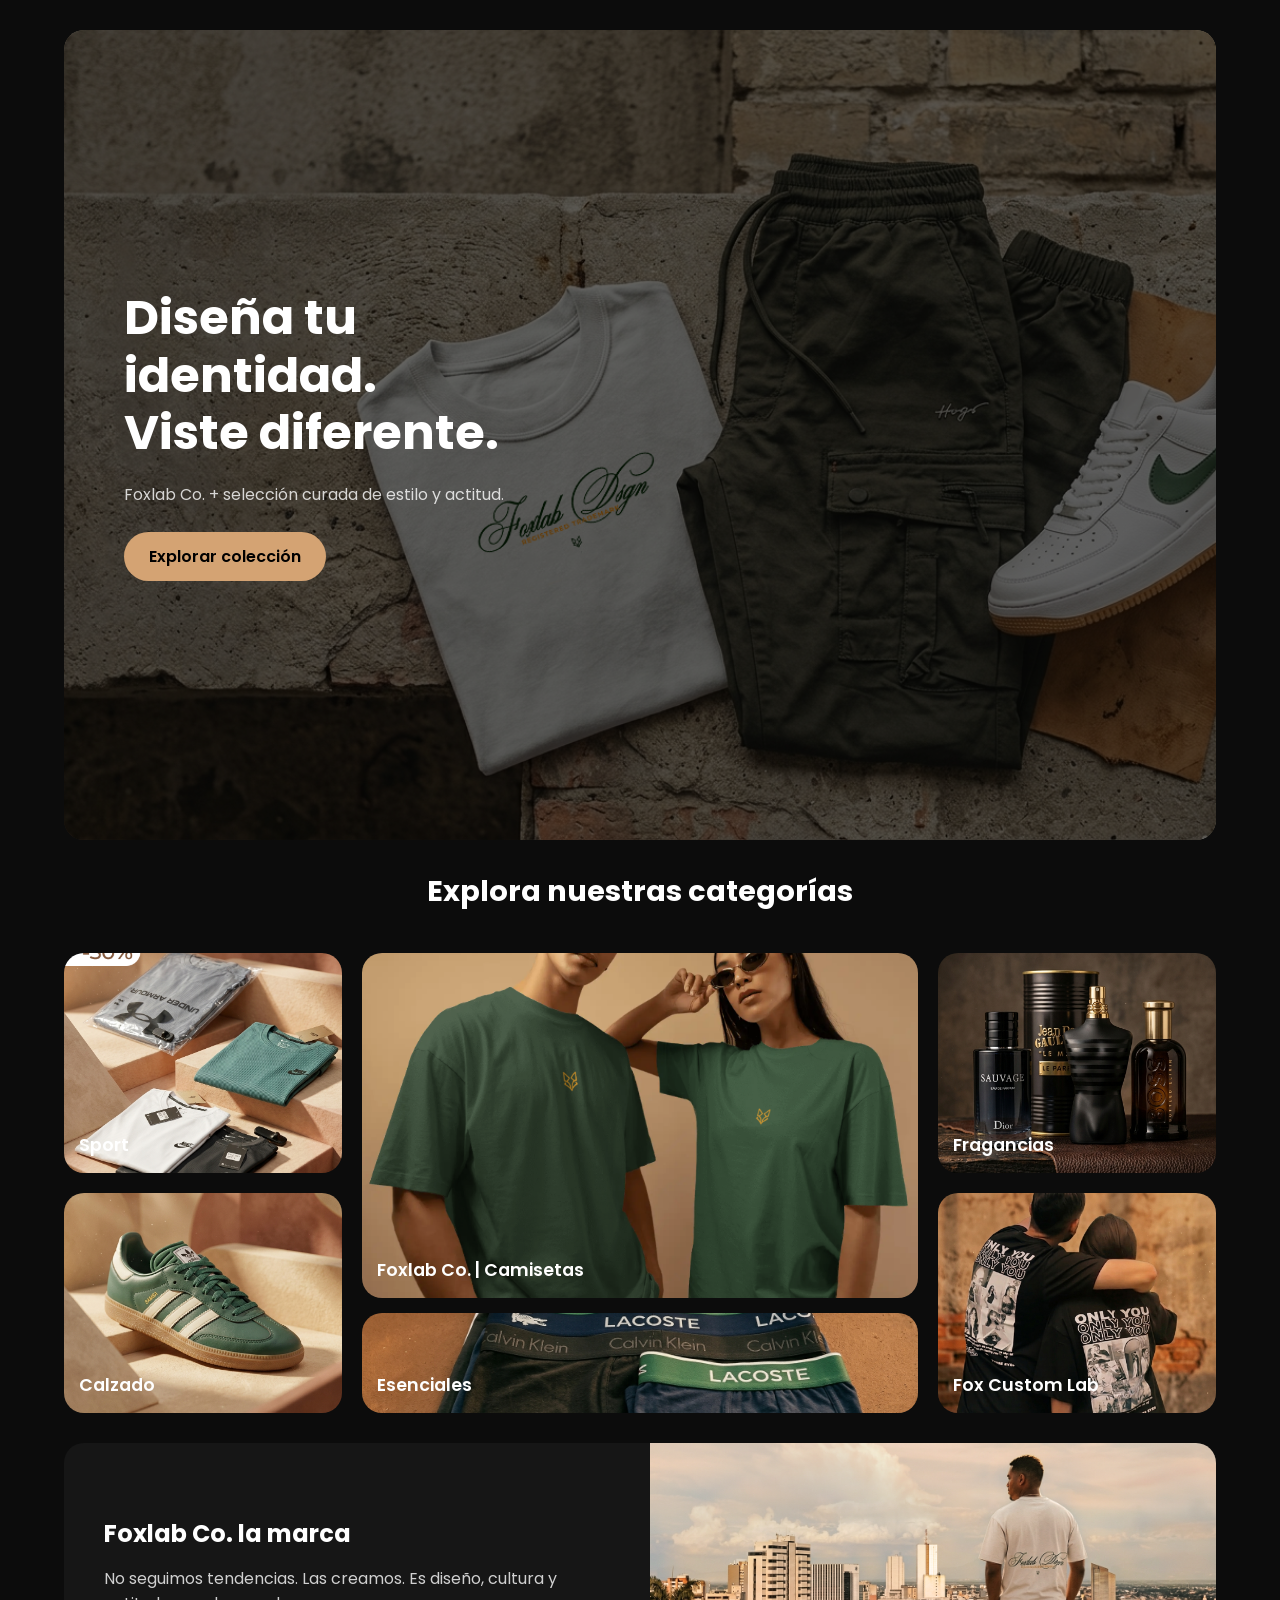
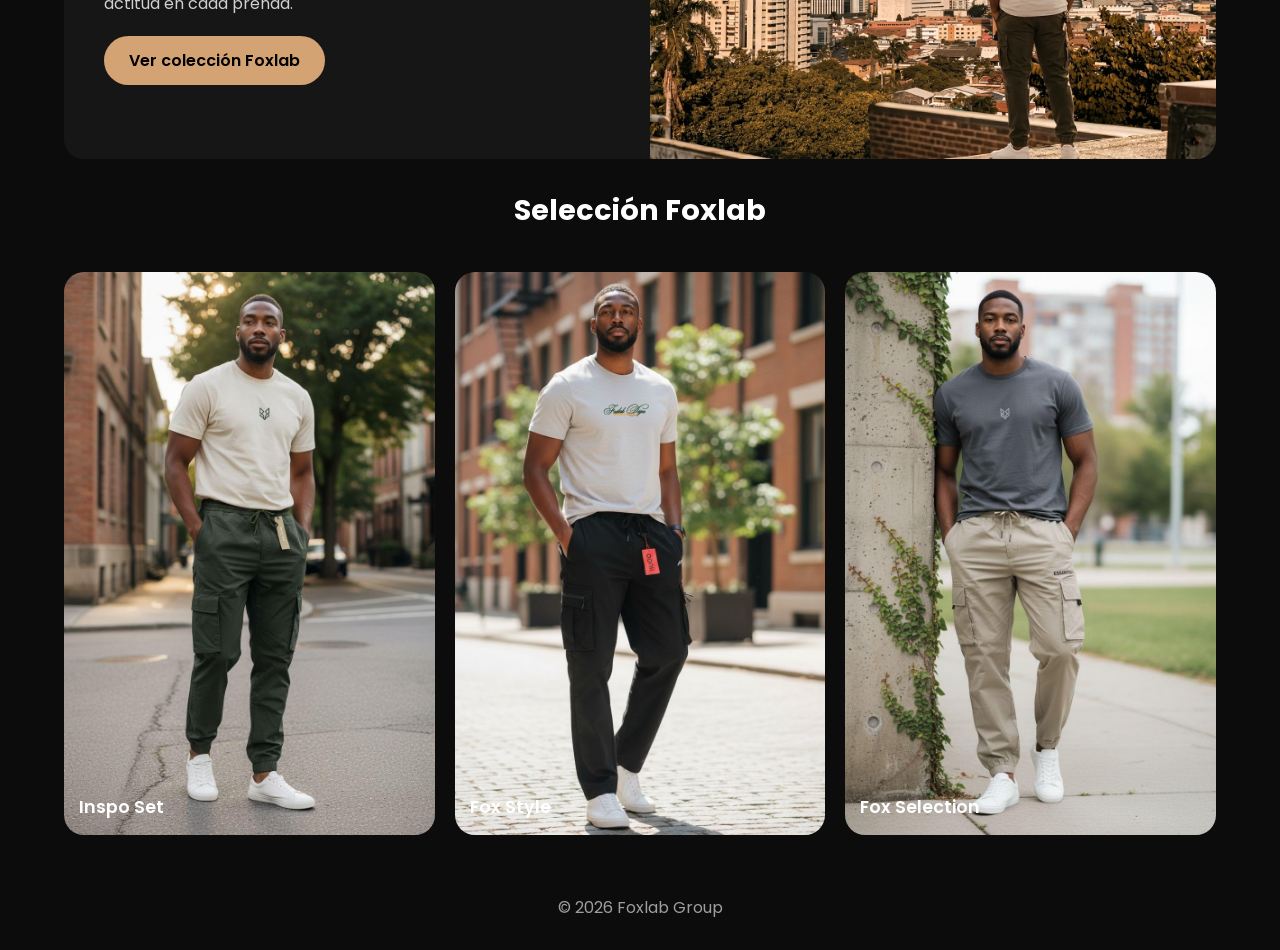
<file: index.html>
<!DOCTYPE html>
<html lang="es">
<head>
  <meta charset="UTF-8">
  <title>Foxlab Group</title>
  <meta name="viewport" content="width=device-width, initial-scale=1.0">

  <!-- Google Fonts -->
  <link href="https://fonts.googleapis.com/css2?family=Poppins:wght@300;400;600;700&display=swap" rel="stylesheet">
  <link rel="stylesheet" href="/css/home.css">
</head>

<body>

<div class="container">

  <!-- HERO -->
  <section class="hero">
    <div class="hero-content">
      <h1>Diseña tu identidad.<br>Viste diferente.</h1>
      <p>Foxlab Co. + selección curada de estilo y actitud.</p>
      <a href="/html/catalogo.html" class="btn">Explorar colección</a>
    </div>
  </section>

  <!-- CATEGORÍAS -->
  <section>
    <h2 class="section-title">Explora nuestras categorías</h2>

    <div class="categories-grid">

      <a href="/html/catalogo.html?categoria=fox" class="card big">
        <img src="/assets/foxlab.png">
        <span>Foxlab Co. | Camisetas</span>
      </a>
      
      <a href="/html/calzado.html" class="card small">
        <img src="/assets/shoes.png">
        <span>Calzado</span>
      </a>

      <a href="/html/sport.html" class="card small">
        <img src="/assets/sport.png">
        <span>Sport</span>
      </a>

      <a href="/html/fragancias.html" class="card small">
        <img src="/assets/scent.png">
        <span>Fragancias</span>
      </a>

      <a href="/html/esentials.html" class="card horizontal">
        <img src="/assets/underwear.png">
        <span>Esenciales</span>
      </a>
      
      <a href="/html/custom.html" class="card small">
        <img src="/assets/tshirt.png">
        <span>Fox Custom Lab</span>
      </a>

    </div>
  </section>

  <!-- BLOQUE MARCA -->
  <section class="brand">
    <div class="brand-text">
      <h2>Foxlab Co. la marca</h2>
      <p>No seguimos tendencias. Las creamos. Es diseño, cultura y actitud en cada prenda.</p>
      <a href="/html/catalogo.html" class="btn">Ver colección Foxlab</a>
    </div>
    <img src="/assets/model.png">
  </section>

  <!-- PRODUCTOS -->
  <section>
    <h2 class="section-title">Selección Foxlab</h2>

    <div class="grid products">

      <div class="card small">
        <img src="/assets/set1.png">
        <span>Inspo Set</span>
      </div>

      <div class=card small>
        <img src="/assets/set2.png">
        <span>Fox Style</span>
      </div>
      <div class=card small>
        <img src="/assets/set3.png">
        <span>Fox Selection</span>
      </div>
    </div>
  </section>

</div>

<footer>
  © 2026 Foxlab Group
</footer>

</body>
</html>
</file>
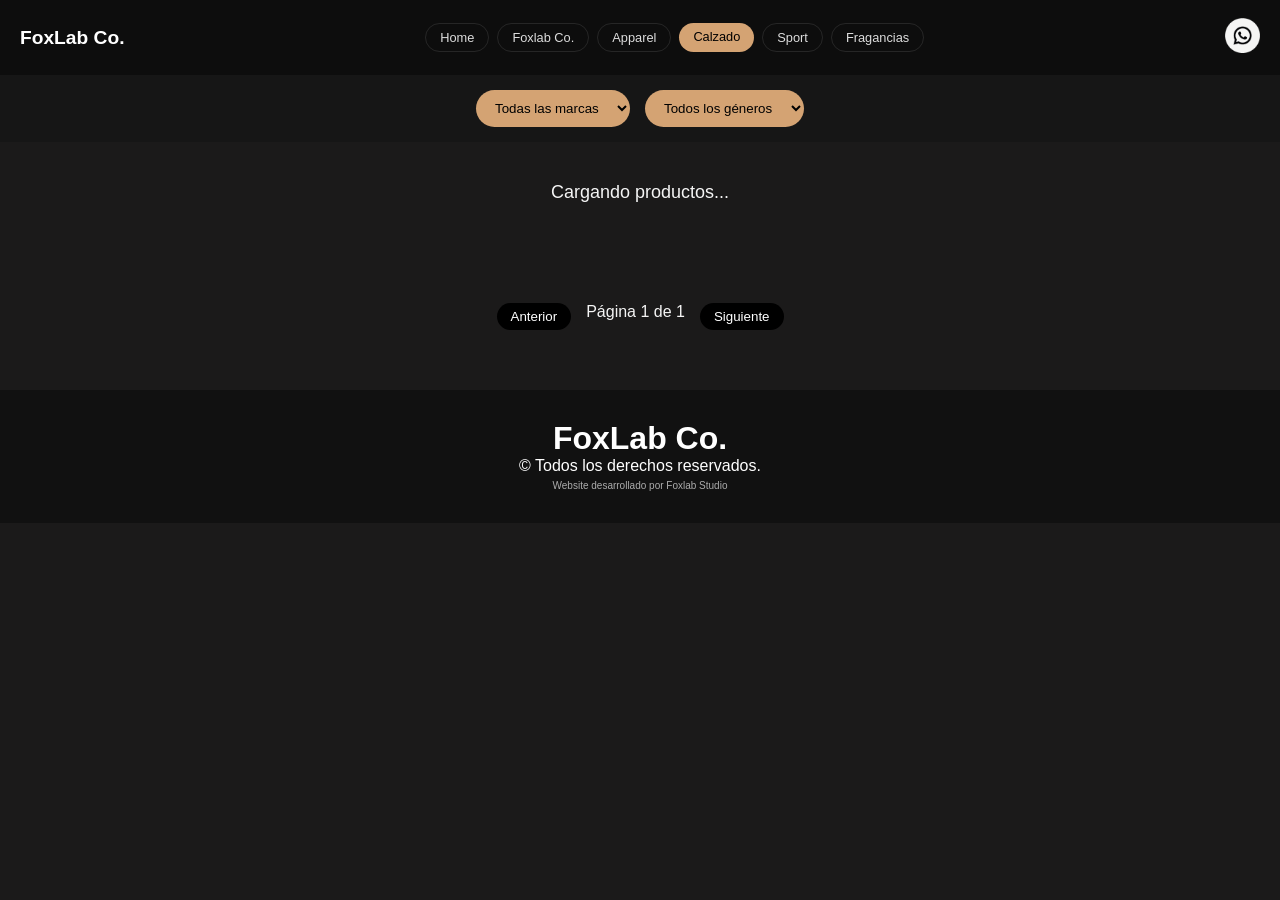
<file: calzado.html>
<!DOCTYPE html>
<html lang="es">

<head>
  <meta charset="UTF-8">
  <title>Catálogo Calzado</title>
  <meta name="viewport" content="width=device-width, initial-scale=1.0">
  <link rel="stylesheet" href="styles.css">
  <link rel="stylesheet" href="stylescz.css">

</head>

<body>

  <header class="header">

    <div class="header-left">
      <div class="menu-btn" id="menuBtn">
        <span></span>
        <span></span>
        <span></span>
      </div>
      <a href="index.html">
        <h1 class="logor">FoxLab Co.</h1>
      </a>
    </div>

    <div class="header-center">
      <!-- Chips-->
      <div class="filters">
        <a href="index.html" class="filter">Home</a>
        <a href="catalogo.html" class="filter">Foxlab Co.</a>
        <a href="esentials.html" class="filter">Apparel</a>
        <a href="calzado.html" class="filter">Calzado</a>
        <a href="sport.html" class="filter">Sport</a>
        <a href="fragancias.html" class="filter">Fragancias</a>
      </div>
      <h1 class="logoc">FoxLab Co.</h1>
    </div>

    <div class="header-right">

      <a href="https://wa.me/573126161008" target="_blank">
        <img src="assets/whatsapp.png" alt="WhatsApp">
      </a>

    </div>

  </header>
  <!-- MENÚ MOBILE -->
  <nav class="mobile-menu" id="mobileMenu">
    <a href="index.html">Home</a>
    <a href="catalogo.html">Foxlab Co.</a>
    <a href="calzado.html">Calzado</a>
    <a href="esentials.html">Apparel</a>
    <a href="fragancias.html">Fragancias</a>
    <a href="sport.html">Sport</a>
  </nav>

  <div class="overlay" id="overlay"></div>


  <div class="filtros">
    <select id="filtroCategoria">
      <option value="todos">Todas las categorías</option>
      <option value="Zapatos">Zapatos</option>
      <option value="Camisetas">Camisetas</option>
    </select>

    <select id="filtroMarca">
      <option value="todos">Todas las marcas</option>
    </select>

    <select id="filtroGenero">
      <option value="todos">Todos los géneros</option>
      <option value="Hombre">Hombre</option>
      <option value="Dama">Dama</option>
      <option value="Unisex">Unisex</option>
    </select>
  </div>
  <main>
    <div id="loader" class="loader">
      <p>Cargando productos...</p>
    </div>
    <div id="productos" class="grid-productos"></div>

    <div class="paginacion" id="paginacion">
      <button id="btnAnterior" onclick="paginaAnterior()">Anterior</button>
      <span id="infoPagina">Página 1 de 1</span>
      <button id="btnSiguiente" onclick="paginaSiguiente()">Siguiente</button>
    </div>
  </main>
  
  <div class="explora">
    <a class="bt" id="dBtn">Explora más productos ✨</a>
  </div>

  <footer class="footer">
    <div class="footer-content">
      <h1>FoxLab Co.</h1>
      <p>© Todos los derechos reservados.</p>
      <a href="https://wa.me/573126161008?text=Hola%20Foxlab%20👋%20quiero%20mi%20página%20web" class="credito">Website
        desarrollado por Foxlab Studio</a>
    </div>
  </footer>
  <script src="main.js"></script>
  <script src="calzado.js"></script>
</body>

</html>
</file>
<file: css/home.css>
:root {
      --bg: #0c0c0c;
      --card: #161616;
      --text: #ffffff;
      --accent: #d4a373;
      --radius: 20px;
    }

    * {
      margin: 0;
      padding: 0;
      box-sizing: border-box;
      font-family: 'Poppins', sans-serif;
    }

    body {
      background: var(--bg);
      color: var(--text);
    }

    .container {
      width: 90%;
      max-width: 1200px;
      margin: auto;
    }

    h1,
    h2,
    h3 {
      font-weight: 700;
    }

    section {
      margin: 30px 0;
    }

    /* HERO */

    .hero {
      height: 90vh;
      background: url('/assets/hero.png') center/cover no-repeat;
      display: flex;
      align-items: center;
      border-radius: var(--radius);
      overflow: hidden;
      position: relative;
    }

    .hero::after {
      content: '';
      position: absolute;
      inset: 0;
      background: rgba(0, 0, 0, 0.6);
    }

    .hero-content {
      position: relative;
      z-index: 2;
      padding: 60px;
      max-width: 500px;
    }

    .hero h1 {
      font-size: 3rem;
      line-height: 1.2;
      margin-bottom: 20px;
    }

    .hero p {
      margin-bottom: 25px;
      opacity: 0.8;
    }

    .btn {
      background: var(--accent);
      color: #000;
      padding: 12px 25px;
      border-radius: 30px;
      text-decoration: none;
      font-weight: 600;
      display: inline-block;
      transition: .3s;
    }

    .btn:hover {
      opacity: 0.8;
    }

    /* CATEGORÍAS */

    .grid {
      display: grid;
      gap: 20px;
    }

    .categories {
      grid-template-columns: repeat(auto-fit, minmax(200px, 1fr));
    }

    .card {
      background: var(--card);
      border-radius: var(--radius);
      overflow: hidden;
      position: relative;
      cursor: pointer;
      text-decoration: none;
    }

    .card img {
      width: 100%;
      height: 100%;
      object-fit: cover;
      transition: .4s;
    }

    .card:hover img {
      transform: scale(1.05);
    }

    .card span {
      position: absolute;
      bottom: 15px;
      left: 15px;
      font-weight: 600;
      font-size: 1.1rem;
    }

    .section-title {
      text-align: center;
      margin-bottom: 40px;
      font-size: 1.8rem;
    }

    /* BLOQUE MARCA */

    .brand {
      display: grid;
      grid-template-columns: 1fr 1fr;
      gap: 20px;
      align-items: center;
      background: var(--card);
      border-radius: var(--radius);
      overflow: hidden;
    }

    .brand-text {
      padding: 40px;
    }

    .brand-text h2 {
      margin-bottom: 15px;
    }

    .brand-text p {
      margin-bottom: 20px;
      opacity: 0.8;
    }

    .brand img {
      width: 100%;
      height: 100%;
      object-fit: cover;
    }

    /* PRODUCTOS */

    .products {
      grid-template-columns: repeat(auto-fit, minmax(250px, 1fr));
    }

    .product {
      background: var(--card);
      border-radius: var(--radius);
      padding: 20px;
      text-align: center;
    }

    .product img {
      width: 100%;
      height: 200px;
      object-fit: contain;
      margin-bottom: 10px;
    }

    footer {
      text-align: center;
      padding: 30px;
      opacity: 0.6;
    }

    /* RESPONSIVE */

    @media(max-width:768px) {
      .hero h1 {
        font-size: 2rem;
      }

      .brand {
        grid-template-columns: 1fr;
      }
    }


    /* ============================= */
    /* Grid */
    /* ============================= */
    .categories-section {
      margin: 80px 0;
    }

    .section-title {
      text-align: center;
      margin-bottom: 40px;
      font-size: 1.8rem;
    }

    /* GRID PERSONALIZADO */
    .categories-grid {
      display: grid;
      grid-template-columns: 1fr 2fr 1fr;
      grid-template-rows: 220px 220px;
      gap: 20px;
    }

    /* IZQUIERDA */
    .categories-grid .small:nth-child(1) {
      grid-column: 1;
      grid-row: 1;
    }

    .categories-grid .small:nth-child(2) {
      grid-column: 1;
      grid-row: 2;
    }

    /* CENTRO GRANDE */
    .categories-grid .big {
      grid-column: 2;
      grid-row: 1;
      height: 345px;
    }

    /* CENTRO ABAJO (horizontal tipo banner) */
    .categories-grid .horizontal {
      grid-column: 2;
      grid-row: 2;
      height: 100px;
      align-self: end;
    }

    /* DERECHA */
    .categories-grid .small:nth-child(4) {
      grid-column: 3;
      grid-row: 1;
    }

    .categories-grid .small:nth-child(5) {
      grid-column: 3;
      grid-row: 2;
    }

    /* CARDS */

    .categories-grid .card {
      transition: all .4s ease;
    }

    .categories-grid .card:hover {
      transform: scale(1.02);
    }

    .card span {
      position: absolute;
      bottom: 15px;
      left: 15px;
      color: #fff;
      font-weight: 600;
    }

    /* CTA CENTRAL */
    .cta-center {
      display: flex;
      align-items: center;
      justify-content: center;
      background: #161616;
      border-radius: 20px;
    }

    .btn {
      background: #d4a373;
      color: #000;
      padding: 12px 25px;
      border-radius: 30px;
      text-decoration: none;
      font-weight: 600;
      transition: .3s;
    }

    .btn:hover {
      opacity: 0.8;
    }

    /* Responsive */
@media (max-width: 768px) {
  .hero h1 {
    font-size: 2rem;
  }

  .brand {
    grid-template-columns: 1fr;
  }

  .categories-grid {
    grid-template-columns: repeat(2, 1fr); /* 2 columnas */
    grid-template-rows: repeat(3, 180px);  /* 3 filas */
    gap: 15px;
  }

  /* quitar posiciones manuales del layout desktop */
  .categories-grid > * {
    grid-column: auto !important;
    grid-row: auto !important;
    height: 180px !important;
    align-self: stretch !important;
  }
}
</file>
<file: styles.css>
/* ============================= */
/* VARIABLES */
/* ============================= */

:root {
  --color-bg: #1b1a1a;
  --color-text: #222;
  --color-dark: #111;
  --color-primary: black;
  --color-accent: #d4a373;
  --radius: 20px;
  --transition: .3s ease;
}


/* ============================= */
/* RESET */
/* ============================= */

* {
  margin: 0;
  padding: 0;
  box-sizing: border-box;
  font-family: Montserrat, sans-serif;
}

html {
  scroll-behavior: smooth;
}

html,
body {
  width: 100%;
  overflow-x: hidden;
  background: var(--color-bg);
}

body {
  color: whitesmoke;
  padding-top: 75px;
}

.bodyhome {
  padding-top: 0;
}

a,
a:visited,
a:active {
  text-decoration: none;
  /* Quita el subrayado */
  color: inherit;
}

/* ============================= */
/* HEADER */
/* ============================= */

.header {
  position: fixed;
  top: 0;
  width: 100%;
  height: 75px;

  background: rgba(13, 13, 13, 0.9);
  backdrop-filter: blur(10px);

  display: flex;
  align-items: center;
  justify-content: space-between;

  padding: 0 20px;
  z-index: 500;
}

/* IZQUIERDA */
.header-left {
  display: flex;
  align-items: center;
}

.header-left h1 {
  font-size: 1.2rem;
  color: #fff;
}

/* DERECHA */
.header-right {
  display: flex;
  align-items: center;
  gap: 10px;
}

/* ICONOS */
.header-right img {
  width: 26px;
  height: 26px;
  cursor: pointer;
  transition: var(--transition);
}

.header-right img:hover {
  transform: scale(1.1);
  transform: translate(-4px);
}

.loader {
  display: none;
  text-align: center;
  padding: 40px;
  font-size: 18px;
}

.loader.activo {
  display: block;
}

/* ============================= */
/* CHIPS EN HEADER */
/* ============================= */

.btn {
  background: #d4a373;
  color: #000;
  padding: 10px 22px;
  border-radius: 30px;
  text-decoration: none;
  font-weight: 600;
  display: inline-block;
  transition: .3s;
}

.filters {
  display: flex;
  gap: 8px;

  overflow-x: auto;
  white-space: nowrap;

  max-width: 100%;
}

/* evitar que se rompan */
.filter {
  flex: 0 0 auto;

  padding: 6px 14px;
  border-radius: 20px;

  border: 1px solid rgba(255, 255, 255, 0.1);
  background: transparent;
  color: #ddd;

  font-size: 0.8rem;
  text-decoration: none;

  transition: .3s;
}

.filter:hover {
  background: rgba(255, 255, 255, 0.08);
  color: #fff;
}

.filter.active {
  background: #D4A373;
  color: #000;
  border: none;
  font-weight: 500;
}

/* ============================= */
/* HAMBURGUESA */
/* ============================= */

.menu-btn {
  display: none;
  width: 30px;
  height: 22px;
  flex-direction: column;
  justify-content: space-between;
  cursor: pointer;
}

.logoc {
  display: none;
}

.menu-btn span {
  height: 3px;
  background: #fff;
  border-radius: 2px;
  transition: .3s;
}

/* ============================= */
/* MENÚ MOBILE */
/* ============================= */

.mobile-menu {
  position: fixed;
  top: 0;
  left: -100%;
  width: 75%;
  height: 100%;

  background: #0D0D0D;
  padding: 80px 20px;

  display: flex;
  flex-direction: column;
  gap: 20px;

  transition: .3s;
  z-index: 999;
}

.mobile-menu a {
  color: #fff;
  text-decoration: none;
  font-size: 1.2rem;
  border-bottom: 1px solid rgba(255, 255, 255, 0.1);
  padding-bottom: 10px;
}

.mobile-menu.active {
  left: 0;
}

/* OVERLAY */
.overlay {
  position: fixed;
  inset: 0;
  background: rgba(0, 0, 0, 0.5);
  opacity: 0;
  pointer-events: none;
  transition: .3s;
}

.overlay.active {
  opacity: 1;
  pointer-events: all;
}



/* contador carrito */

.carrito-icono {
  position: relative;
  cursor: pointer;
}

#contadorCarrito {
  font-size: 11px;
  background: black;
  color: white;
  padding: 2px 6px;
  border-radius: 50%;
  position: absolute;
  top: -6px;
  right: -10px;
}


/* ============================= */
/* BOTONES */
/* ============================= */

button,
.btn-agregar,
.btn-entrar {
  border: none;
  cursor: pointer;
  border-radius: var(--radius);
  transition: var(--transition);
  padding: 6px;
  background-color: #d4a373;
  color: #000;
}

.item-info button {
  background-color: #222;
}

.btn-agregar {
  padding: 6px 14px;
  font-weight: 600;
  font-size: 13px;
}

.btn-agregar.agregado {
  background: #28a745;
  transform: scale(.95);
}

.btn-entrar {
  margin-top: 25px;
  background: white;
  color: black;
  padding: 14px 28px;
  text-decoration: none;
  font-weight: 600;
}

.btn-entrar:hover {
  transform: scale(1.05);
}


/* ============================= */
/* COLECCIONES */
/* ============================= */

.colecciones {
  display: flex;
  justify-content: center;
  gap: 10px;
  padding: 15px;
  flex-wrap: wrap;
}

.colecciones button {
  padding: 6px 14px;
  background: #d9d3c2;
  color: black;
  font-size: 13px;
}

.colecciones button:hover,
.colecciones button.active {
  background: var(--color-accent);
  transform: scale(1.05);
}


/* ============================= */
/* PRODUCTOS */
/* ============================= */

.grid-productos {
  display: grid;
  grid-template-columns: repeat(auto-fit, minmax(160px, 1fr));
  gap: 15px;
  padding: 15px;
}

.card {
  background: rgb(232, 232, 219);
  border-radius: 16px;
  padding: 10px;
  text-align: center;
  box-shadow: 0 5px 20px rgba(0, 0, 0, .05);
  transition: var(--transition);
  opacity: 1;
  transform: translateY(0);
  color: #d4a373;
}

.card:hover {
  transform: translateY(-4px) scale(1.01);
  box-shadow: 0 10px 25px rgba(0, 0, 0, .1);
}

.card img {
  width: 100%;
  aspect-ratio: 1/1;
  object-fit: cover;
  border-radius: 9px;
  cursor: pointer;
  transition: transform .4s ease;
}


.card h3 {
  font-size: 14px;
}

.precio {
  font-weight: bold;
  margin: 3px 0;
  font-size: 12px;
  color: #504f4f;
}


/* ============================= */
/* PAGINACIÓN */
/* ============================= */

.paginacion {
  display: flex;
  justify-content: center;
  gap: 15px;
  padding: 20px;
}

.paginacion button {
  padding: 6px 14px;
  background: black;
  color: white;
}

.paginacion button:disabled {
  opacity: .4;
  cursor: not-allowed;
}

/* ============================= */
/* CARRITO */
/* ============================= */

.carrito-overlay {
  position: fixed;
  inset: 0;
  background: rgba(0, 0, 0, .6);
  backdrop-filter: blur(4px);
  visibility: hidden;
  opacity: 0;
  transition: var(--transition);
  z-index: 9998;
}

.carrito-overlay.activo {
  visibility: visible;
  opacity: 1;
}

.carrito-panel {
  position: fixed;
  top: 0;
  right: -100%;
  width: 400px;
  max-width: 100%;
  height: 100vh;
  background: var(--color-dark);
  color: white;
  padding: 30px 25px;
  transition: .4s cubic-bezier(.77, 0, .18, 1);
  overflow-y: auto;
  z-index: 9999;
  display: flex;
  flex-direction: column;
}

.carrito-panel.activo {
  right: 0;
}

.carrito-panel h2 {
  font-size: 22px;
  margin-bottom: 25px;
  border-bottom: 1px solid rgba(255, 255, 255, .15);
  padding-bottom: 12px;
}


/* item carrito */

.item-carrito {
  display: flex;
  gap: 12px;
  margin-bottom: 20px;
  padding-bottom: 15px;
  border-bottom: 1px solid rgba(255, 255, 255, .08);
}

.item-carrito img {
  width: 70px;
  height: 70px;
  object-fit: cover;
  border-radius: 10px;
}

.item-info {
  flex: 1;
}

.item-info h4 {
  font-size: 14px;
  margin-bottom: 6px;
}

.item-info .precio {
  font-size: 13px;
  opacity: .7;
  margin-bottom: 8px;
}


/* controles cantidad */

.controles-cantidad {
  display: flex;
  align-items: center;
  gap: 10px;
  margin-bottom: 8px;
}

.controles-cantidad button {
  width: 28px;
  height: 28px;
  border: 1px solid rgba(255, 255, 255, .4);
  background: transparent;
  color: white;
  border-radius: 50%;
}

.controles-cantidad button:hover {
  background: white;
  color: #111;
}


/* eliminar */

.btn-eliminar {
  background: none;
  border: none;
  color: #ff4d4d;
  font-size: 13px;
}

.btn-eliminar:hover {
  text-decoration: underline;
}


/* total */

.total-carrito {
  margin-top: auto;
  padding-top: 20px;
  border-top: 1px solid rgba(255, 255, 255, .15);
}

.total-carrito h3 {
  font-size: 18px;
  margin-bottom: 15px;
}

.btn-enviar,
.btn-cerrar {
  width: 90%;
  padding: 11px;
  background: transparent;
  border: 1px solid white;
  color: white;
  margin: 15px auto 0;
}

.btn-cerrar:hover {
  background: white;
  color: #111;
}


/* ============================= */
/* MODAL */
/* ============================= */

body.modal-abierto {
  overflow: hidden;
  position: fixed;
}
.modal-imagen {
  position: fixed;
  inset: 0;
  background: rgba(0, 0, 0, .85);
  display: flex;
  justify-content: center;
  align-items: center;
  visibility: hidden;
  opacity: 0;
  transition: var(--transition);
  z-index: 10000;
}

.modal-imagen.activo {
  visibility: visible;
  opacity: 1;
}

.modal-imagen img {
  max-width: 90%;
  max-height: 85%;
  border-radius: 20px;
  position: relative;
  z-index: 9999;
}

.cerrar-modal {
  position: absolute;
  top: 20px;
  right: 25px;
  font-size: 35px;
  color: white;
  cursor: pointer;
}

.modal-prev,
.modal-next {
  position: absolute;
  top: 50%;
  transform: translateY(-50%);
  /* Centra verticalmente */
  color: white;
  border: none;
  font-size: 50px;
  /* Tamaño más grande */
  padding: 0px;
  cursor: pointer;
  border-radius: 50%;
  /* Los hace circulares */
  transition: background 0.3s ease;
  z-index: 10001;
  /* Por encima de la imagen */
  display: flex;
  align-items: center;
  justify-content: center;
  line-height: 0;
}

.modal-prev:hover,
.modal-next:hover {
  background: rgba(255, 255, 255, 0.4);
}

/* Posicionamiento individual */
.modal-prev {
  left: 5%;
  /* Ajusta qué tan al centro quieres que entren */
}

.modal-next {
  right: 5%;
}

/* ============================= */
/* HOME */
/* ============================= */

.hero {
  height: 90vh;
  display: flex;
  flex-direction: column;
  justify-content: center;
  align-items: center;
  text-align: center;
  background: #0f0f0f;
  color: white;
}

.hero h1 {
  font-size: 42px;
  letter-spacing: 2px;
  opacity: 0;
  transform: translateY(20px);
  animation: heroFade 1s forwards;
}

.heroimg img {
  width: 100%;
  position: relative;
}

.slogan {
  opacity: 0;
  transform: translateY(20px);
  animation: heroFade 1s .3s forwards;
}

.btn-entrar {
  opacity: 0;
  transform: translateY(20px);
  animation: heroFade 1s .6s forwards;
}

.galeria {
  padding: 30px 20px;
  text-align: center;
}

.carrusel {
  margin-top: 30px;
  display: flex;
  gap: 20px;
  overflow-x: auto;
  scroll-behavior: smooth;
}

.carrusel img {
  width: 300px;
  border-radius: 10px;
  object-fit: cover;
}

.concepto {
  padding: 30px 20px;
  text-align: center;
  max-width: 700px;
  margin: auto;
}

.cta {
  display: flex;
  flex-direction: column;
  align-items: center;
  background: #111;
  color: white;
  text-align: center;
  padding: 80px 20px;
}


/* ============================= */
/* FOOTER */
/* ============================= */

.explora {
  display: none;
  padding: 10px;
}

.bt {
  background-color: rgb(232, 232, 219);
  margin: auto;
  color: var(--color-text);
  padding: 8px 15px;
  border-radius: 30px;
  text-decoration: none;
  font-weight: 600;
  display: inline-block;
  transition: .3s;
  cursor: pointer;
}

.footer {
  background: #111;
  color: white;
  padding: 30px 20px;
  text-align: center;
  margin-top: 10px;
}

.footer-logo {
  height: 40px;
  margin-bottom: 12px;
}

.credito {
  font-size: 12px;
  opacity: .7;
  margin-top: 10px;
}

.estudioCreativo {
  display: flex;
  align-items: center;
  background: #fff;
  color: #181717;
  padding: 6px;
  padding-left: 5vh;
  padding-right: 5vh;
}


/* ============================= */
/* ANIMACIONES */
/* ============================= */

@keyframes fadeUp {
  to {
    opacity: 1;
    transform: translateY(0);
  }
}

@keyframes heroFade {
  to {
    opacity: 1;
    transform: translateY(0);
  }
}


/* ============================= */
/* RESPONSIVE */
/* ============================= */

@media(max-width:768px) {

  body {
    padding-top: 55px
  }

  .header h1 {
    font-size: large;
  }

  /* OCULTAR CHIPS */
  .filters {
    display: none;
  }

  .logoc {
    display: flex;
  }

  .logor {
    display: none;
  }

  /* MOSTRAR HAMBURGUESA */
  .menu-btn {
    display: flex;
  }

  .header {
    height: 55px
  }

  .header-right {
    gap: 6px
  }

  .header-right img {
    width: 24px;
    height: 24px;
  }

  .grid-productos {
    grid-template-columns: repeat(auto-fit, minmax(160px, 160px));
    justify-content: center;
  }

  .logo {
    height: 45px
  }


  .explora {
    display: flex;
  }

}

@media(min-width:1024px) {

  .header {
    height: 75px
  }

  .header-right img {
    width: 35px;
    height: 35px;
  }

  .grid-productos {
    grid-template-columns: repeat(auto-fit, minmax(200px, 250px));
    justify-content: center;
  }

}
</file>
<file: stylescz.css>
/* =========================
   FILTROS
========================= */
.filtros {
  display: flex;
  justify-content: center;
  gap: 15px;
  padding: 15px;
  flex-wrap: wrap;
  background: #161616;
}

select {
  padding: 10px 15px;
  border-radius: 20px;
  background: #d4a373;
  cursor: pointer;
  transition: all 0.3s ease;
  border: none;
}

select:hover {
  border-color: #333;
}

/* Ocultar categoría */
#filtroCategoria {
  display: none;
}
/* ============================= */
/* PAGINACIÓN */
/* ============================= */

.paginacion {
  display: flex;
  justify-content: center;
  gap: 15px;
  padding: 20px;
}

.paginacion button {
  padding: 6px 14px;
  border: none;
  background: black;
  color: white;
  border-radius: 20px;
  cursor: pointer;
}

.paginacion button:disabled {
  opacity: 0.4;
  cursor: not-allowed;
}
/* =========================
   GRID PRODUCTOS
========================= */
#productos {
  display: grid;
  grid-template-columns: repeat(auto-fit, minmax(160px, 1fr));
  gap: 10px;
  padding: 20px;
  max-width: 1200px;
  margin: auto;
}

/* =========================
   CARD PREMIUM
========================= */
.card {
  background: white;
  border-radius: 16px;
  padding: 10px;
  text-align: center;
  box-shadow: 0 5px 20px rgba(0,0,0,0.06);
  transition: all 0.3s ease;
animation:fadeUp .5s ease forwards;
}

.card:hover {
  transform: translateY(-4px);
  box-shadow: 0 15px 35px rgba(0,0,0,0.12);
}

.card img {
  width: 100%;
  aspect-ratio: 1/1;
  object-fit: cover;
  object-position: center center;
  margin-bottom: 5px;
  transition: transform 0.3s ease;
  border-radius: 10px;
}

.card:hover img {
  transform: scale(1.01);
}

.card h3 {
  font-size: 15px;
  font-weight: 600;
}

.card p {
  color: #666;
  font-size: 12px;
}

.precio {
  font-size: 16px;
  font-weight: bold;
  margin: 1px;
}

/* =========================
   BOTÓN PREMIUM
========================= */
.btn {
  display: inline-block;
  padding: 4px 6px;
  background: #d4a373;
  color: white;
  border-radius: 8px;
  text-decoration: none;
  font-size: 14px;
  transition: all 0.3s ease;
}

.btn:hover {
  background: #25D366;
  transform: translateY(-2px);
}
.footer {
  background: #111;
  color: white;
  padding: 30px 20px;
  text-align: center;
  margin-top: 40px;
}

.credito {
  font-size: 10px;
  opacity: 0.7;
  color: #eee;
  margin-top: 10px;
}
/* =========================
   RESPONSIVE
========================= */
@media (max-width: 768px) {

  body {
    padding-top: 65px;
  }

  .header {
    height: 65px;
    padding: 0 20px;
  }

  .header-left {
    left: 20px;
  }

  .header-right {
    right: 20px;
    gap: 9px;
  }

  .logo {
    height: 38px;
  }

  .header-center h1 {
    font-size: 16px;
    letter-spacing: 2px;
  }

  .header-right img {
    width: 30px;
    height: 30px;
  }

  #productos {
    padding: 30px 20px;
  }
}
</file>
